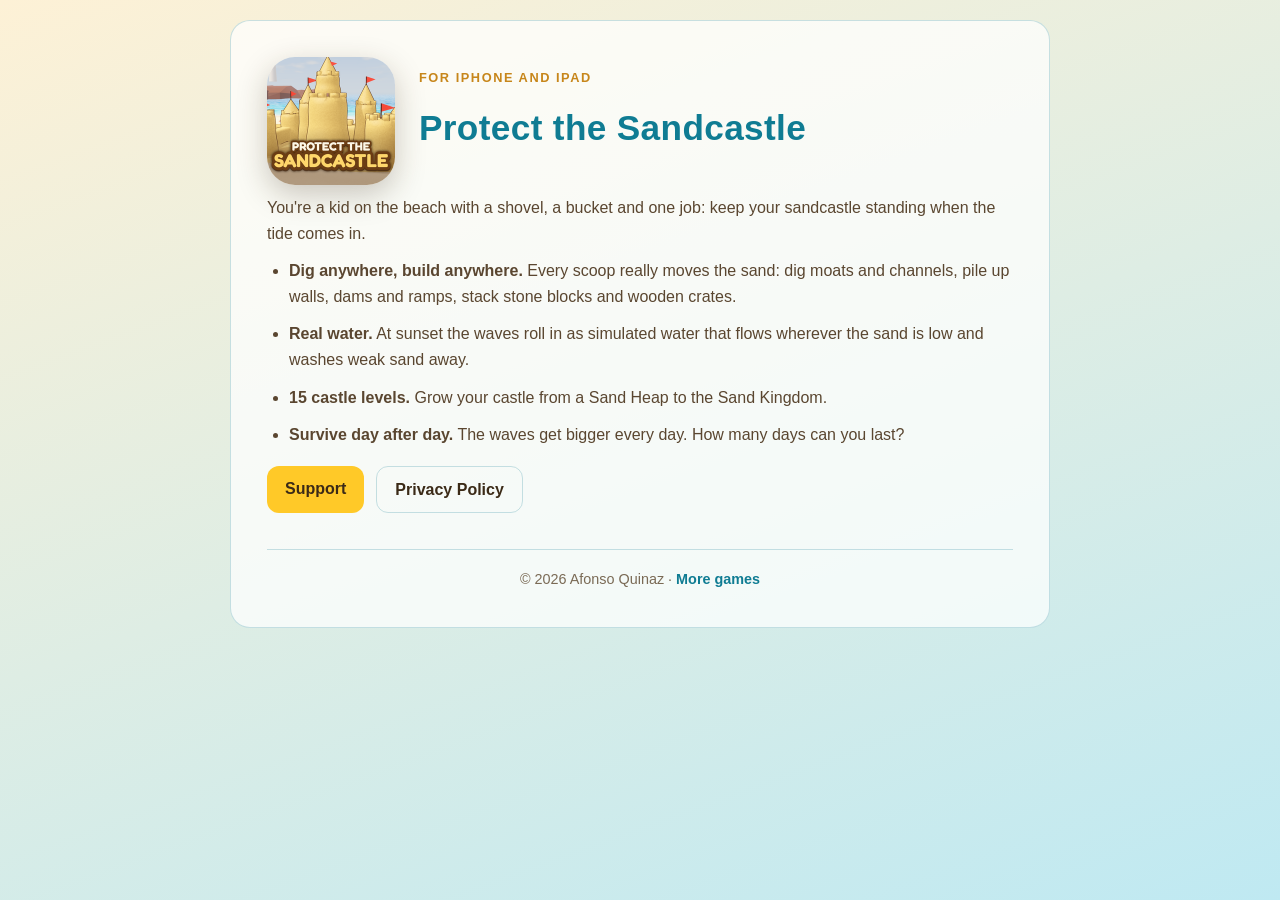
<file: index.html>
<!DOCTYPE html>
<html lang="en"><head><meta charset="UTF-8"><meta name="viewport" content="width=device-width, initial-scale=1.0">
<title>Protect the Sandcastle</title><meta name="description" content="Dig, build and hold back the tide. A calm beach building game for iPhone and iPad.">
<link rel="icon" href="icon.png"><link rel="stylesheet" href="style.css"></head>
<body><div class="container">
<div class="hero"><img src="icon.png" alt="Protect the Sandcastle"><div><p class="tag">For iPhone and iPad</p><h1>Protect the Sandcastle</h1></div></div>
<p>You're a kid on the beach with a shovel, a bucket and one job: keep your sandcastle standing when the tide comes in.</p>
<ul>
<li><b>Dig anywhere, build anywhere.</b> Every scoop really moves the sand: dig moats and channels, pile up walls, dams and ramps, stack stone blocks and wooden crates.</li>
<li><b>Real water.</b> At sunset the waves roll in as simulated water that flows wherever the sand is low and washes weak sand away.</li>
<li><b>15 castle levels.</b> Grow your castle from a Sand Heap to the Sand Kingdom.</li>
<li><b>Survive day after day.</b> The waves get bigger every day. How many days can you last?</li>
</ul>
<div class="links"><a class="btn" href="support.html">Support</a><a class="btn ghost" href="privacy.html">Privacy Policy</a></div>
<footer>© 2026 Afonso Quinaz · <a href="https://afonsoquinaz.github.io/">More games</a></footer>
</div></body></html>
</file>
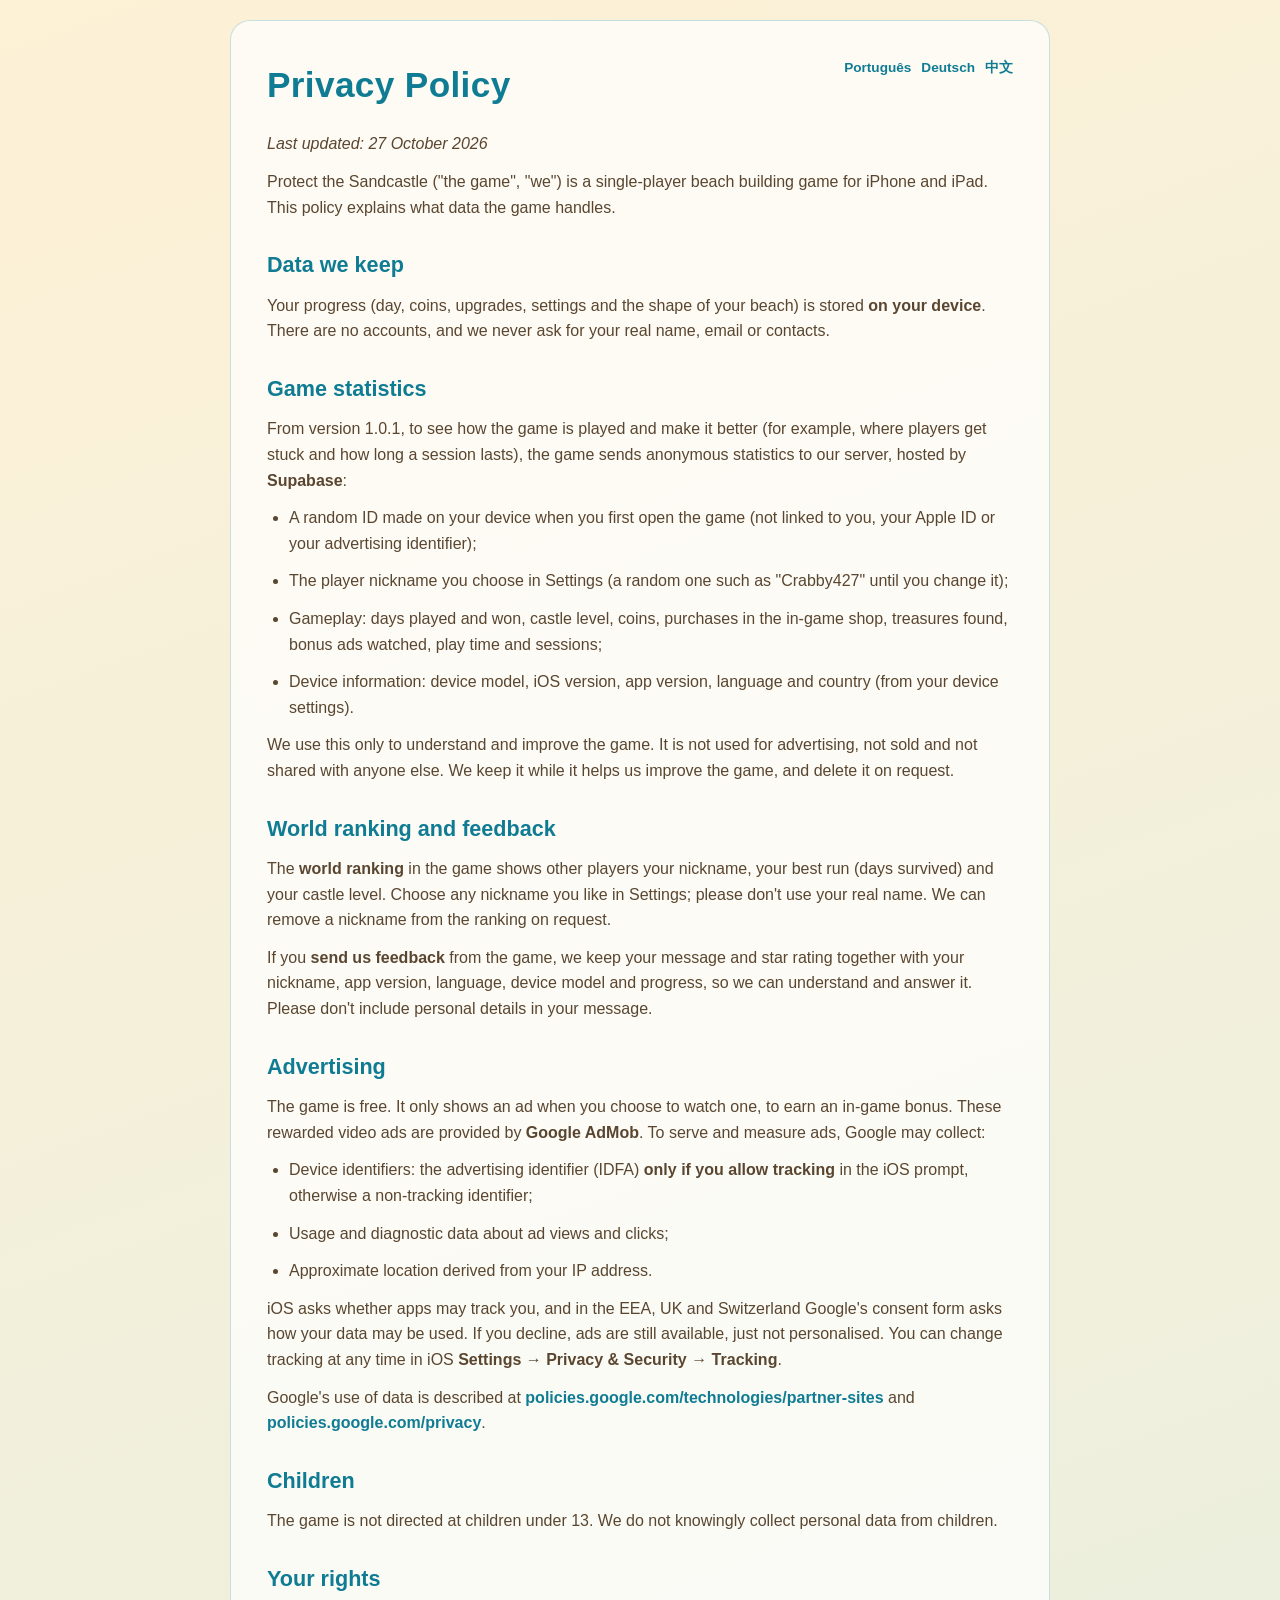
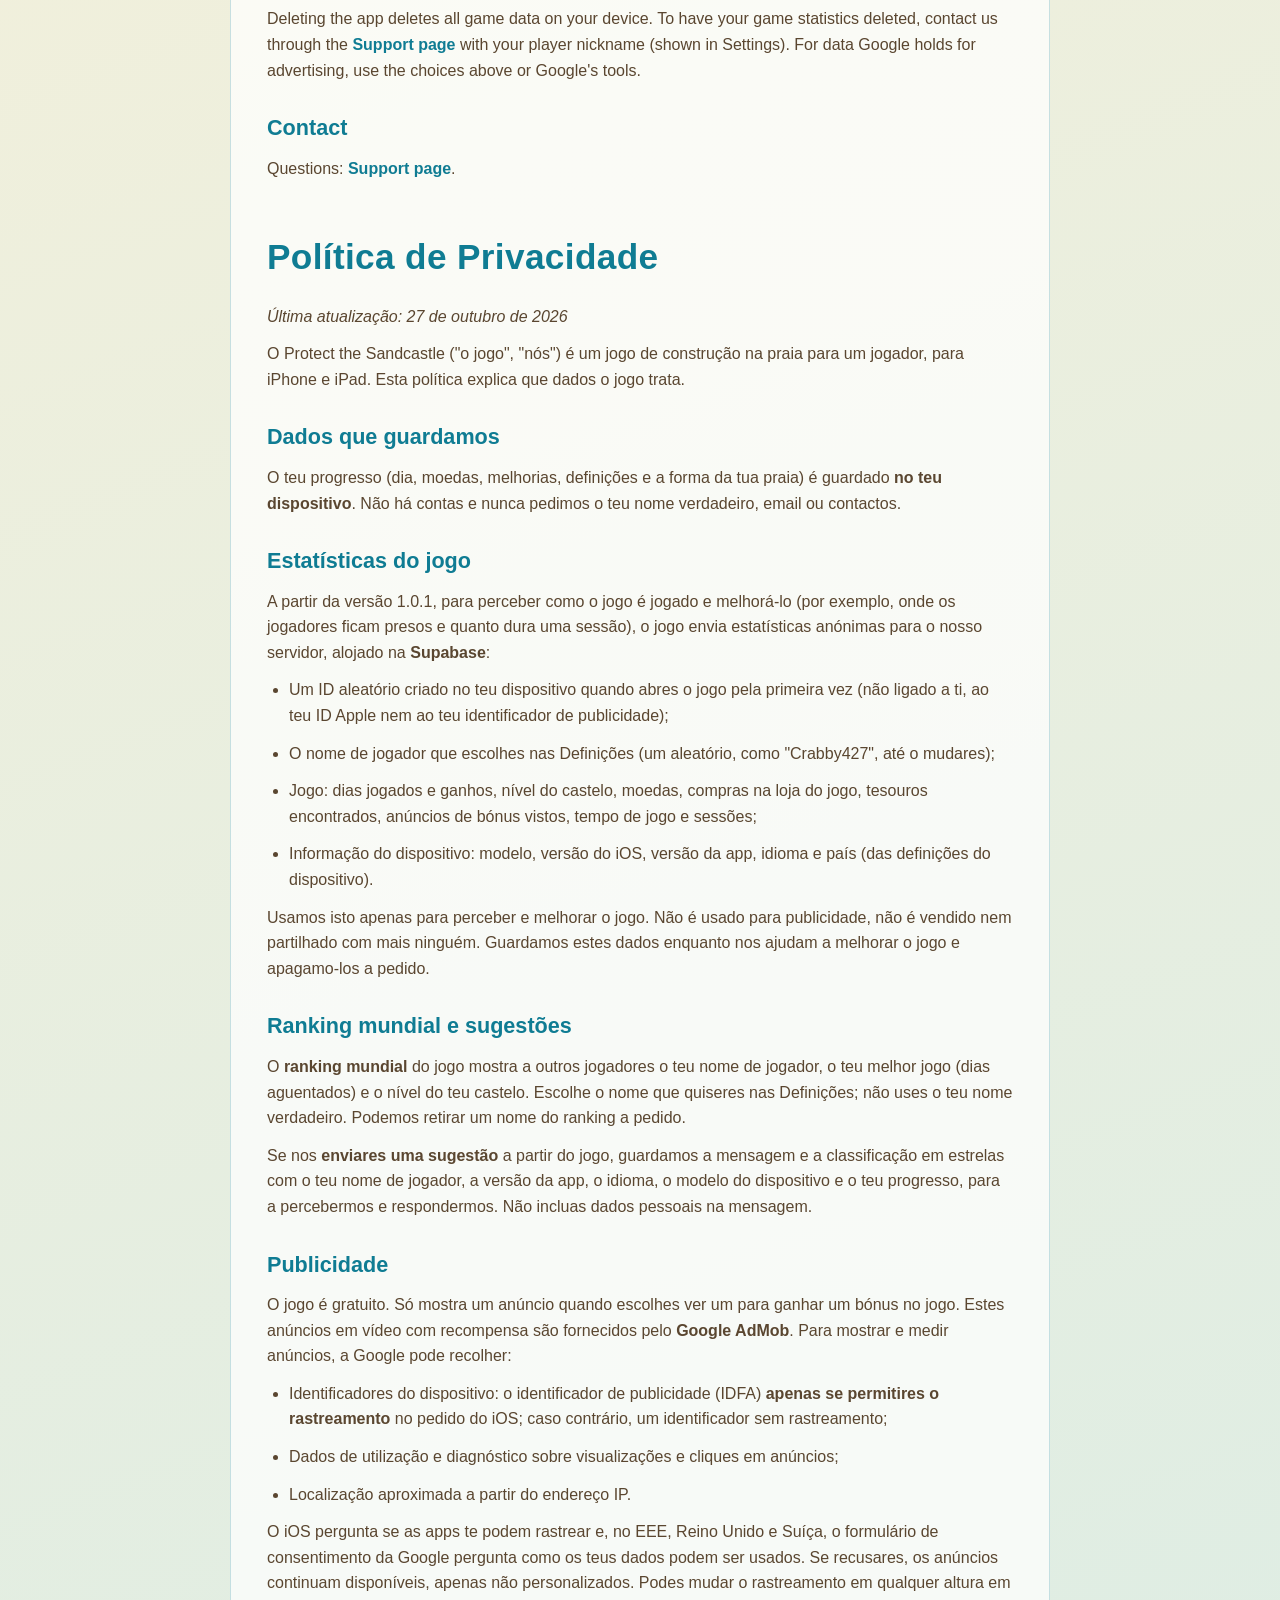
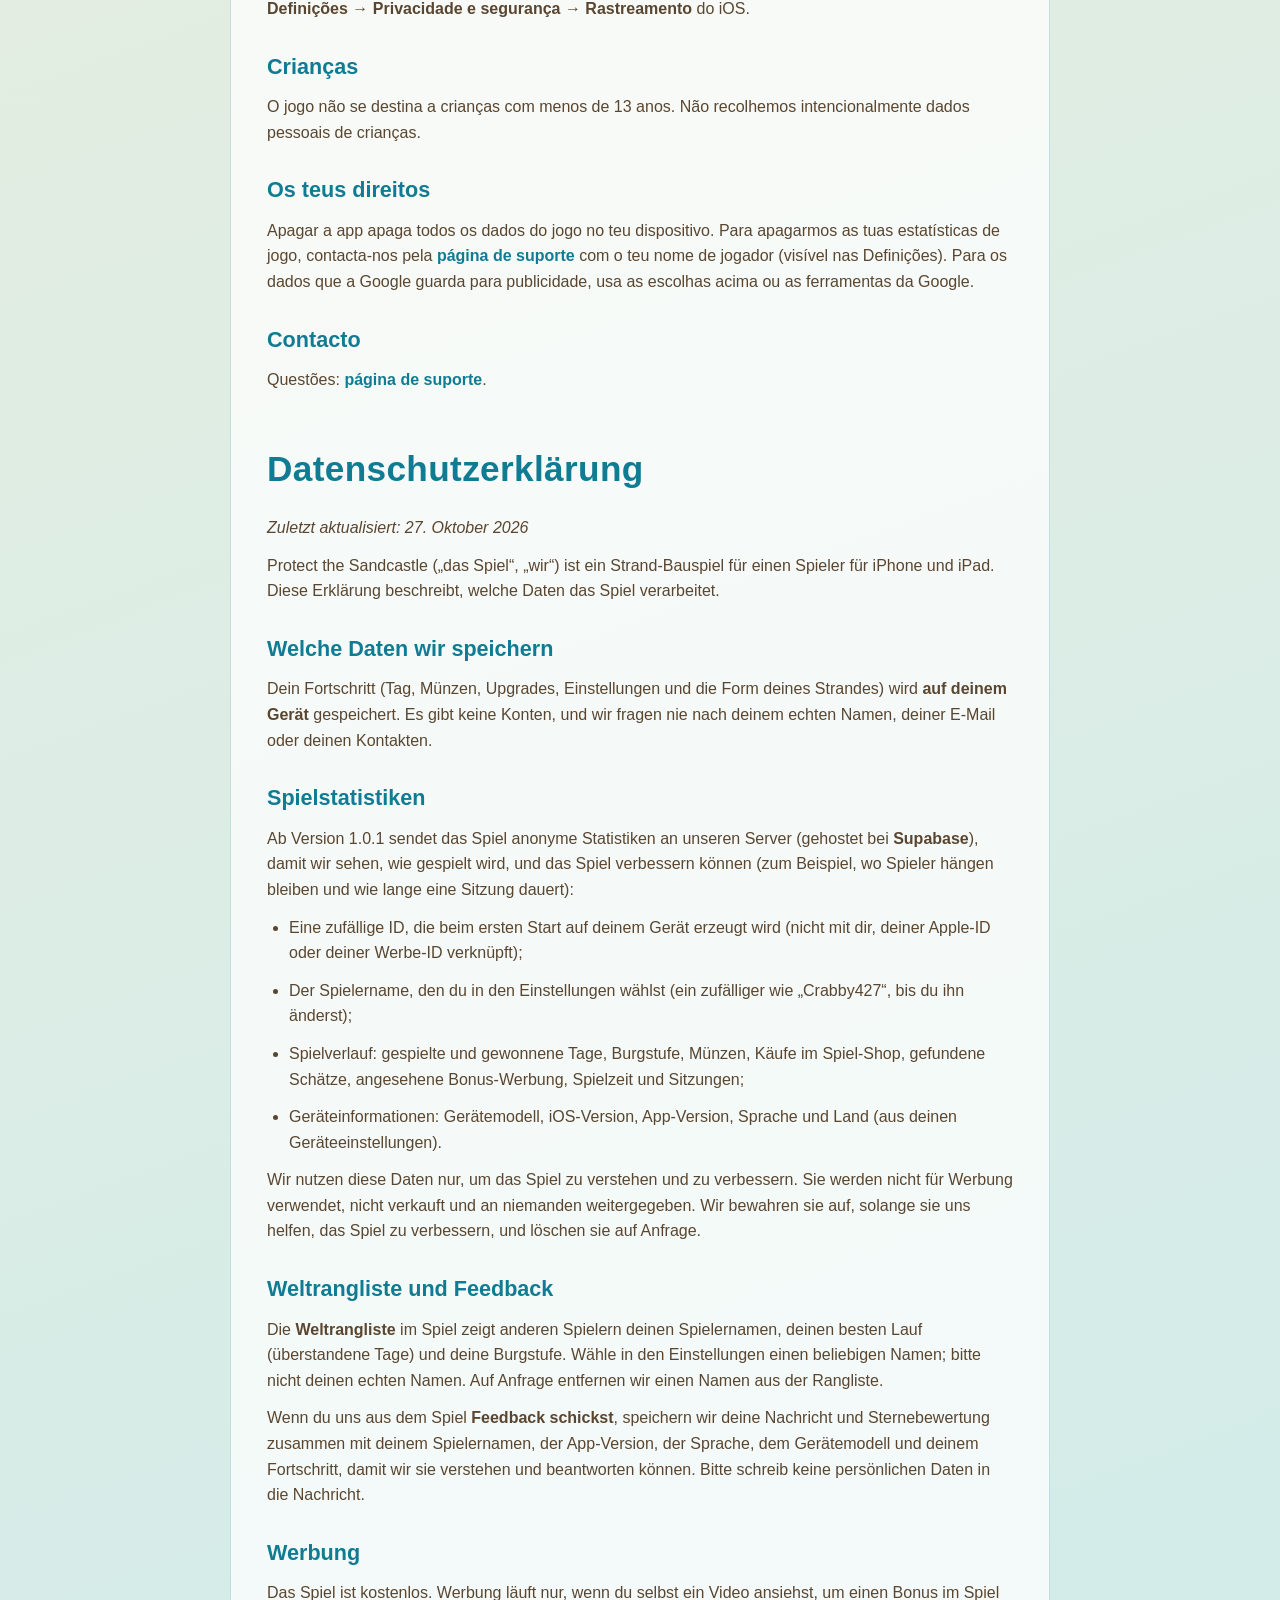
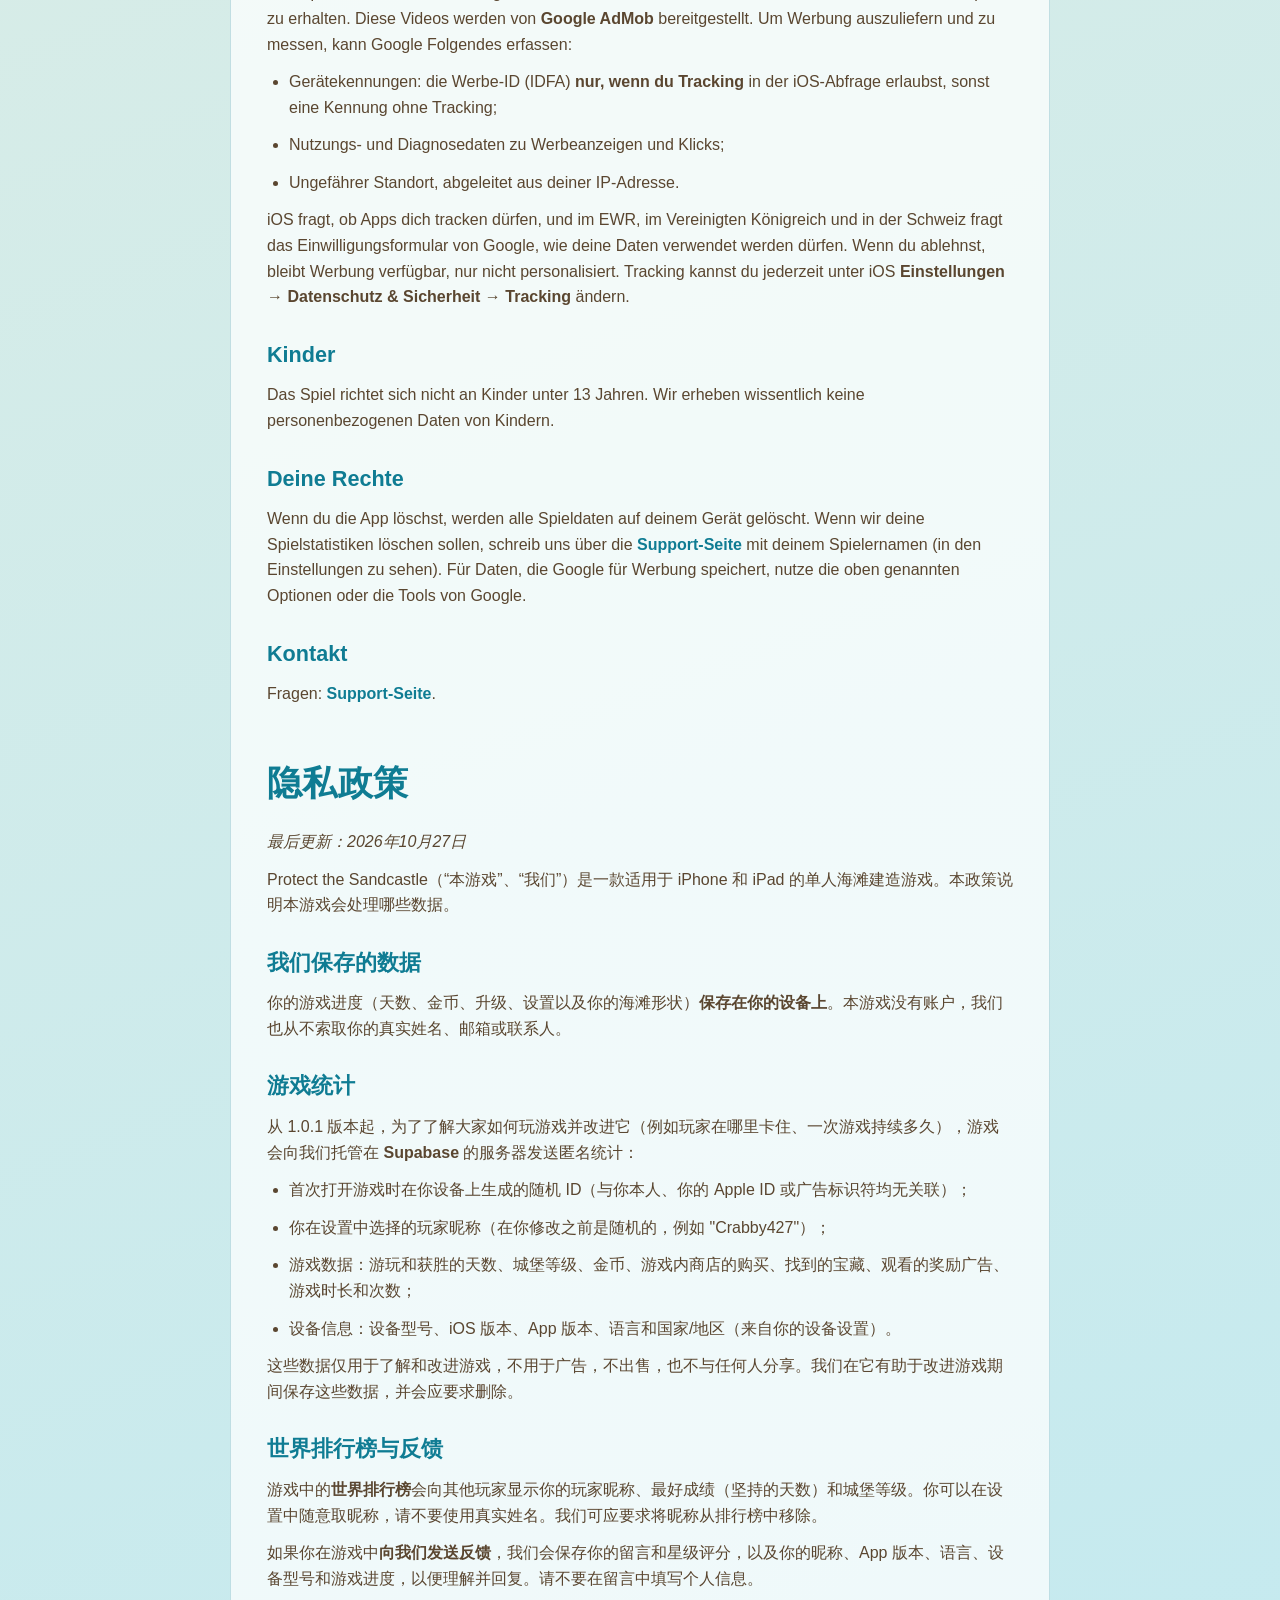
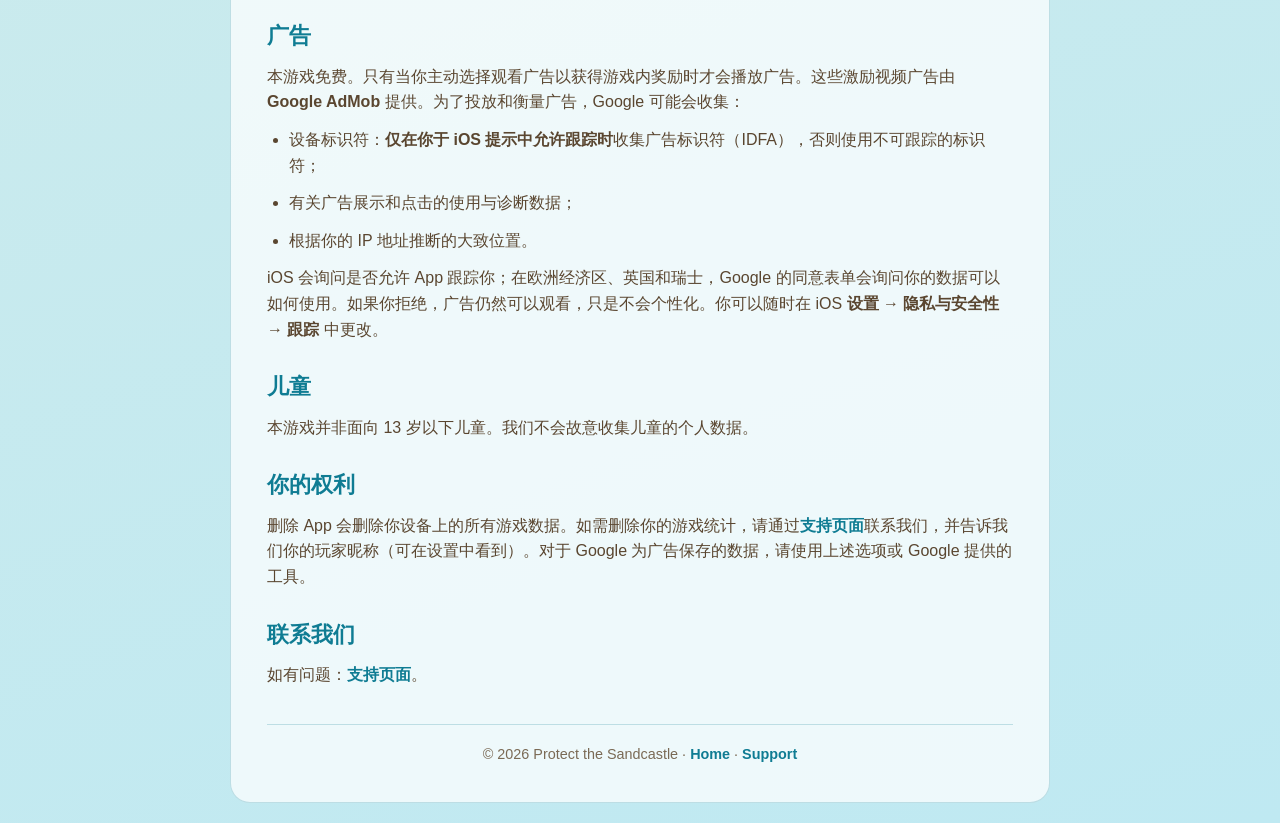
<file: privacy.html>
<!DOCTYPE html>
<html lang="en"><head><meta charset="UTF-8"><meta name="viewport" content="width=device-width, initial-scale=1.0">
<title>Protect the Sandcastle — Privacy Policy</title><link rel="icon" href="icon.png"><link rel="stylesheet" href="style.css"></head>
<body><div class="container">
<a class="lang" href="#zh">中文</a><a class="lang" href="#de">Deutsch</a><a class="lang" href="#pt">Português</a>
<h1>Privacy Policy</h1>
<p><i>Last updated: 27 October 2026</i></p>
<p>Protect the Sandcastle ("the game", "we") is a single-player beach building game for iPhone and iPad. This policy explains what data the game handles.</p>
<h2>Data we keep</h2>
<p>Your progress (day, coins, upgrades, settings and the shape of your beach) is stored <b>on your device</b>. There are no accounts, and we never ask for your real name, email or contacts.</p>
<h2>Game statistics</h2>
<p>From version 1.0.1, to see how the game is played and make it better (for example, where players get stuck and how long a session lasts), the game sends anonymous statistics to our server, hosted by <b>Supabase</b>:</p>
<ul><li>A random ID made on your device when you first open the game (not linked to you, your Apple ID or your advertising identifier);</li><li>The player nickname you choose in Settings (a random one such as "Crabby427" until you change it);</li><li>Gameplay: days played and won, castle level, coins, purchases in the in-game shop, treasures found, bonus ads watched, play time and sessions;</li><li>Device information: device model, iOS version, app version, language and country (from your device settings).</li></ul>
<p>We use this only to understand and improve the game. It is not used for advertising, not sold and not shared with anyone else. We keep it while it helps us improve the game, and delete it on request.</p>
<h2>World ranking and feedback</h2>
<p>The <b>world ranking</b> in the game shows other players your nickname, your best run (days survived) and your castle level. Choose any nickname you like in Settings; please don't use your real name. We can remove a nickname from the ranking on request.</p>
<p>If you <b>send us feedback</b> from the game, we keep your message and star rating together with your nickname, app version, language, device model and progress, so we can understand and answer it. Please don't include personal details in your message.</p>
<h2>Advertising</h2>
<p>The game is free. It only shows an ad when you choose to watch one, to earn an in-game bonus. These rewarded video ads are provided by <b>Google AdMob</b>. To serve and measure ads, Google may collect:</p>
<ul><li>Device identifiers: the advertising identifier (IDFA) <b>only if you allow tracking</b> in the iOS prompt, otherwise a non-tracking identifier;</li><li>Usage and diagnostic data about ad views and clicks;</li><li>Approximate location derived from your IP address.</li></ul>
<p>iOS asks whether apps may track you, and in the EEA, UK and Switzerland Google's consent form asks how your data may be used. If you decline, ads are still available, just not personalised. You can change tracking at any time in iOS <b>Settings → Privacy &amp; Security → Tracking</b>.</p>
<p>Google's use of data is described at <a href="https://policies.google.com/technologies/partner-sites">policies.google.com/technologies/partner-sites</a> and <a href="https://policies.google.com/privacy">policies.google.com/privacy</a>.</p>
<h2>Children</h2>
<p>The game is not directed at children under 13. We do not knowingly collect personal data from children.</p>
<h2>Your rights</h2>
<p>Deleting the app deletes all game data on your device. To have your game statistics deleted, contact us through the <a href="support.html">Support page</a> with your player nickname (shown in Settings). For data Google holds for advertising, use the choices above or Google's tools.</p>
<h2>Contact</h2>
<p>Questions: <a href="support.html">Support page</a>.</p>

<h1 id="pt" style="margin-top:48px">Política de Privacidade</h1>
<p><i>Última atualização: 27 de outubro de 2026</i></p>
<p>O Protect the Sandcastle ("o jogo", "nós") é um jogo de construção na praia para um jogador, para iPhone e iPad. Esta política explica que dados o jogo trata.</p>
<h2>Dados que guardamos</h2>
<p>O teu progresso (dia, moedas, melhorias, definições e a forma da tua praia) é guardado <b>no teu dispositivo</b>. Não há contas e nunca pedimos o teu nome verdadeiro, email ou contactos.</p>
<h2>Estatísticas do jogo</h2>
<p>A partir da versão 1.0.1, para perceber como o jogo é jogado e melhorá-lo (por exemplo, onde os jogadores ficam presos e quanto dura uma sessão), o jogo envia estatísticas anónimas para o nosso servidor, alojado na <b>Supabase</b>:</p>
<ul><li>Um ID aleatório criado no teu dispositivo quando abres o jogo pela primeira vez (não ligado a ti, ao teu ID Apple nem ao teu identificador de publicidade);</li><li>O nome de jogador que escolhes nas Definições (um aleatório, como "Crabby427", até o mudares);</li><li>Jogo: dias jogados e ganhos, nível do castelo, moedas, compras na loja do jogo, tesouros encontrados, anúncios de bónus vistos, tempo de jogo e sessões;</li><li>Informação do dispositivo: modelo, versão do iOS, versão da app, idioma e país (das definições do dispositivo).</li></ul>
<p>Usamos isto apenas para perceber e melhorar o jogo. Não é usado para publicidade, não é vendido nem partilhado com mais ninguém. Guardamos estes dados enquanto nos ajudam a melhorar o jogo e apagamo-los a pedido.</p>
<h2>Ranking mundial e sugestões</h2>
<p>O <b>ranking mundial</b> do jogo mostra a outros jogadores o teu nome de jogador, o teu melhor jogo (dias aguentados) e o nível do teu castelo. Escolhe o nome que quiseres nas Definições; não uses o teu nome verdadeiro. Podemos retirar um nome do ranking a pedido.</p>
<p>Se nos <b>enviares uma sugestão</b> a partir do jogo, guardamos a mensagem e a classificação em estrelas com o teu nome de jogador, a versão da app, o idioma, o modelo do dispositivo e o teu progresso, para a percebermos e respondermos. Não incluas dados pessoais na mensagem.</p>
<h2>Publicidade</h2>
<p>O jogo é gratuito. Só mostra um anúncio quando escolhes ver um para ganhar um bónus no jogo. Estes anúncios em vídeo com recompensa são fornecidos pelo <b>Google AdMob</b>. Para mostrar e medir anúncios, a Google pode recolher:</p>
<ul><li>Identificadores do dispositivo: o identificador de publicidade (IDFA) <b>apenas se permitires o rastreamento</b> no pedido do iOS; caso contrário, um identificador sem rastreamento;</li><li>Dados de utilização e diagnóstico sobre visualizações e cliques em anúncios;</li><li>Localização aproximada a partir do endereço IP.</li></ul>
<p>O iOS pergunta se as apps te podem rastrear e, no EEE, Reino Unido e Suíça, o formulário de consentimento da Google pergunta como os teus dados podem ser usados. Se recusares, os anúncios continuam disponíveis, apenas não personalizados. Podes mudar o rastreamento em qualquer altura em <b>Definições → Privacidade e segurança → Rastreamento</b> do iOS.</p>
<h2>Crianças</h2>
<p>O jogo não se destina a crianças com menos de 13 anos. Não recolhemos intencionalmente dados pessoais de crianças.</p>
<h2>Os teus direitos</h2>
<p>Apagar a app apaga todos os dados do jogo no teu dispositivo. Para apagarmos as tuas estatísticas de jogo, contacta-nos pela <a href="support.html">página de suporte</a> com o teu nome de jogador (visível nas Definições). Para os dados que a Google guarda para publicidade, usa as escolhas acima ou as ferramentas da Google.</p>
<h2>Contacto</h2>
<p>Questões: <a href="support.html">página de suporte</a>.</p>

<h1 id="de" style="margin-top:48px">Datenschutzerklärung</h1>
<p><i>Zuletzt aktualisiert: 27. Oktober 2026</i></p>
<p>Protect the Sandcastle („das Spiel“, „wir“) ist ein Strand-Bauspiel für einen Spieler für iPhone und iPad. Diese Erklärung beschreibt, welche Daten das Spiel verarbeitet.</p>
<h2>Welche Daten wir speichern</h2>
<p>Dein Fortschritt (Tag, Münzen, Upgrades, Einstellungen und die Form deines Strandes) wird <b>auf deinem Gerät</b> gespeichert. Es gibt keine Konten, und wir fragen nie nach deinem echten Namen, deiner E-Mail oder deinen Kontakten.</p>
<h2>Spielstatistiken</h2>
<p>Ab Version 1.0.1 sendet das Spiel anonyme Statistiken an unseren Server (gehostet bei <b>Supabase</b>), damit wir sehen, wie gespielt wird, und das Spiel verbessern können (zum Beispiel, wo Spieler hängen bleiben und wie lange eine Sitzung dauert):</p>
<ul><li>Eine zufällige ID, die beim ersten Start auf deinem Gerät erzeugt wird (nicht mit dir, deiner Apple-ID oder deiner Werbe-ID verknüpft);</li><li>Der Spielername, den du in den Einstellungen wählst (ein zufälliger wie „Crabby427“, bis du ihn änderst);</li><li>Spielverlauf: gespielte und gewonnene Tage, Burgstufe, Münzen, Käufe im Spiel-Shop, gefundene Schätze, angesehene Bonus-Werbung, Spielzeit und Sitzungen;</li><li>Geräteinformationen: Gerätemodell, iOS-Version, App-Version, Sprache und Land (aus deinen Geräteeinstellungen).</li></ul>
<p>Wir nutzen diese Daten nur, um das Spiel zu verstehen und zu verbessern. Sie werden nicht für Werbung verwendet, nicht verkauft und an niemanden weitergegeben. Wir bewahren sie auf, solange sie uns helfen, das Spiel zu verbessern, und löschen sie auf Anfrage.</p>
<h2>Weltrangliste und Feedback</h2>
<p>Die <b>Weltrangliste</b> im Spiel zeigt anderen Spielern deinen Spielernamen, deinen besten Lauf (überstandene Tage) und deine Burgstufe. Wähle in den Einstellungen einen beliebigen Namen; bitte nicht deinen echten Namen. Auf Anfrage entfernen wir einen Namen aus der Rangliste.</p>
<p>Wenn du uns aus dem Spiel <b>Feedback schickst</b>, speichern wir deine Nachricht und Sternebewertung zusammen mit deinem Spielernamen, der App-Version, der Sprache, dem Gerätemodell und deinem Fortschritt, damit wir sie verstehen und beantworten können. Bitte schreib keine persönlichen Daten in die Nachricht.</p>
<h2>Werbung</h2>
<p>Das Spiel ist kostenlos. Werbung läuft nur, wenn du selbst ein Video ansiehst, um einen Bonus im Spiel zu erhalten. Diese Videos werden von <b>Google AdMob</b> bereitgestellt. Um Werbung auszuliefern und zu messen, kann Google Folgendes erfassen:</p>
<ul><li>Gerätekennungen: die Werbe-ID (IDFA) <b>nur, wenn du Tracking</b> in der iOS-Abfrage erlaubst, sonst eine Kennung ohne Tracking;</li><li>Nutzungs- und Diagnosedaten zu Werbeanzeigen und Klicks;</li><li>Ungefährer Standort, abgeleitet aus deiner IP-Adresse.</li></ul>
<p>iOS fragt, ob Apps dich tracken dürfen, und im EWR, im Vereinigten Königreich und in der Schweiz fragt das Einwilligungsformular von Google, wie deine Daten verwendet werden dürfen. Wenn du ablehnst, bleibt Werbung verfügbar, nur nicht personalisiert. Tracking kannst du jederzeit unter iOS <b>Einstellungen → Datenschutz &amp; Sicherheit → Tracking</b> ändern.</p>
<h2>Kinder</h2>
<p>Das Spiel richtet sich nicht an Kinder unter 13 Jahren. Wir erheben wissentlich keine personenbezogenen Daten von Kindern.</p>
<h2>Deine Rechte</h2>
<p>Wenn du die App löschst, werden alle Spieldaten auf deinem Gerät gelöscht. Wenn wir deine Spielstatistiken löschen sollen, schreib uns über die <a href="support.html">Support-Seite</a> mit deinem Spielernamen (in den Einstellungen zu sehen). Für Daten, die Google für Werbung speichert, nutze die oben genannten Optionen oder die Tools von Google.</p>
<h2>Kontakt</h2>
<p>Fragen: <a href="support.html">Support-Seite</a>.</p>

<h1 id="zh" style="margin-top:48px">隐私政策</h1>
<p><i>最后更新：2026年10月27日</i></p>
<p>Protect the Sandcastle（“本游戏”、“我们”）是一款适用于 iPhone 和 iPad 的单人海滩建造游戏。本政策说明本游戏会处理哪些数据。</p>
<h2>我们保存的数据</h2>
<p>你的游戏进度（天数、金币、升级、设置以及你的海滩形状）<b>保存在你的设备上</b>。本游戏没有账户，我们也从不索取你的真实姓名、邮箱或联系人。</p>
<h2>游戏统计</h2>
<p>从 1.0.1 版本起，为了了解大家如何玩游戏并改进它（例如玩家在哪里卡住、一次游戏持续多久），游戏会向我们托管在 <b>Supabase</b> 的服务器发送匿名统计：</p>
<ul><li>首次打开游戏时在你设备上生成的随机 ID（与你本人、你的 Apple ID 或广告标识符均无关联）；</li><li>你在设置中选择的玩家昵称（在你修改之前是随机的，例如 "Crabby427"）；</li><li>游戏数据：游玩和获胜的天数、城堡等级、金币、游戏内商店的购买、找到的宝藏、观看的奖励广告、游戏时长和次数；</li><li>设备信息：设备型号、iOS 版本、App 版本、语言和国家/地区（来自你的设备设置）。</li></ul>
<p>这些数据仅用于了解和改进游戏，不用于广告，不出售，也不与任何人分享。我们在它有助于改进游戏期间保存这些数据，并会应要求删除。</p>
<h2>世界排行榜与反馈</h2>
<p>游戏中的<b>世界排行榜</b>会向其他玩家显示你的玩家昵称、最好成绩（坚持的天数）和城堡等级。你可以在设置中随意取昵称，请不要使用真实姓名。我们可应要求将昵称从排行榜中移除。</p>
<p>如果你在游戏中<b>向我们发送反馈</b>，我们会保存你的留言和星级评分，以及你的昵称、App 版本、语言、设备型号和游戏进度，以便理解并回复。请不要在留言中填写个人信息。</p>
<h2>广告</h2>
<p>本游戏免费。只有当你主动选择观看广告以获得游戏内奖励时才会播放广告。这些激励视频广告由 <b>Google AdMob</b> 提供。为了投放和衡量广告，Google 可能会收集：</p>
<ul><li>设备标识符：<b>仅在你于 iOS 提示中允许跟踪时</b>收集广告标识符（IDFA），否则使用不可跟踪的标识符；</li><li>有关广告展示和点击的使用与诊断数据；</li><li>根据你的 IP 地址推断的大致位置。</li></ul>
<p>iOS 会询问是否允许 App 跟踪你；在欧洲经济区、英国和瑞士，Google 的同意表单会询问你的数据可以如何使用。如果你拒绝，广告仍然可以观看，只是不会个性化。你可以随时在 iOS <b>设置 → 隐私与安全性 → 跟踪</b> 中更改。</p>
<h2>儿童</h2>
<p>本游戏并非面向 13 岁以下儿童。我们不会故意收集儿童的个人数据。</p>
<h2>你的权利</h2>
<p>删除 App 会删除你设备上的所有游戏数据。如需删除你的游戏统计，请通过<a href="support.html">支持页面</a>联系我们，并告诉我们你的玩家昵称（可在设置中看到）。对于 Google 为广告保存的数据，请使用上述选项或 Google 提供的工具。</p>
<h2>联系我们</h2>
<p>如有问题：<a href="support.html">支持页面</a>。</p>
<footer>© 2026 Protect the Sandcastle · <a href="index.html">Home</a> · <a href="support.html">Support</a></footer>
</div></body></html>
</file>
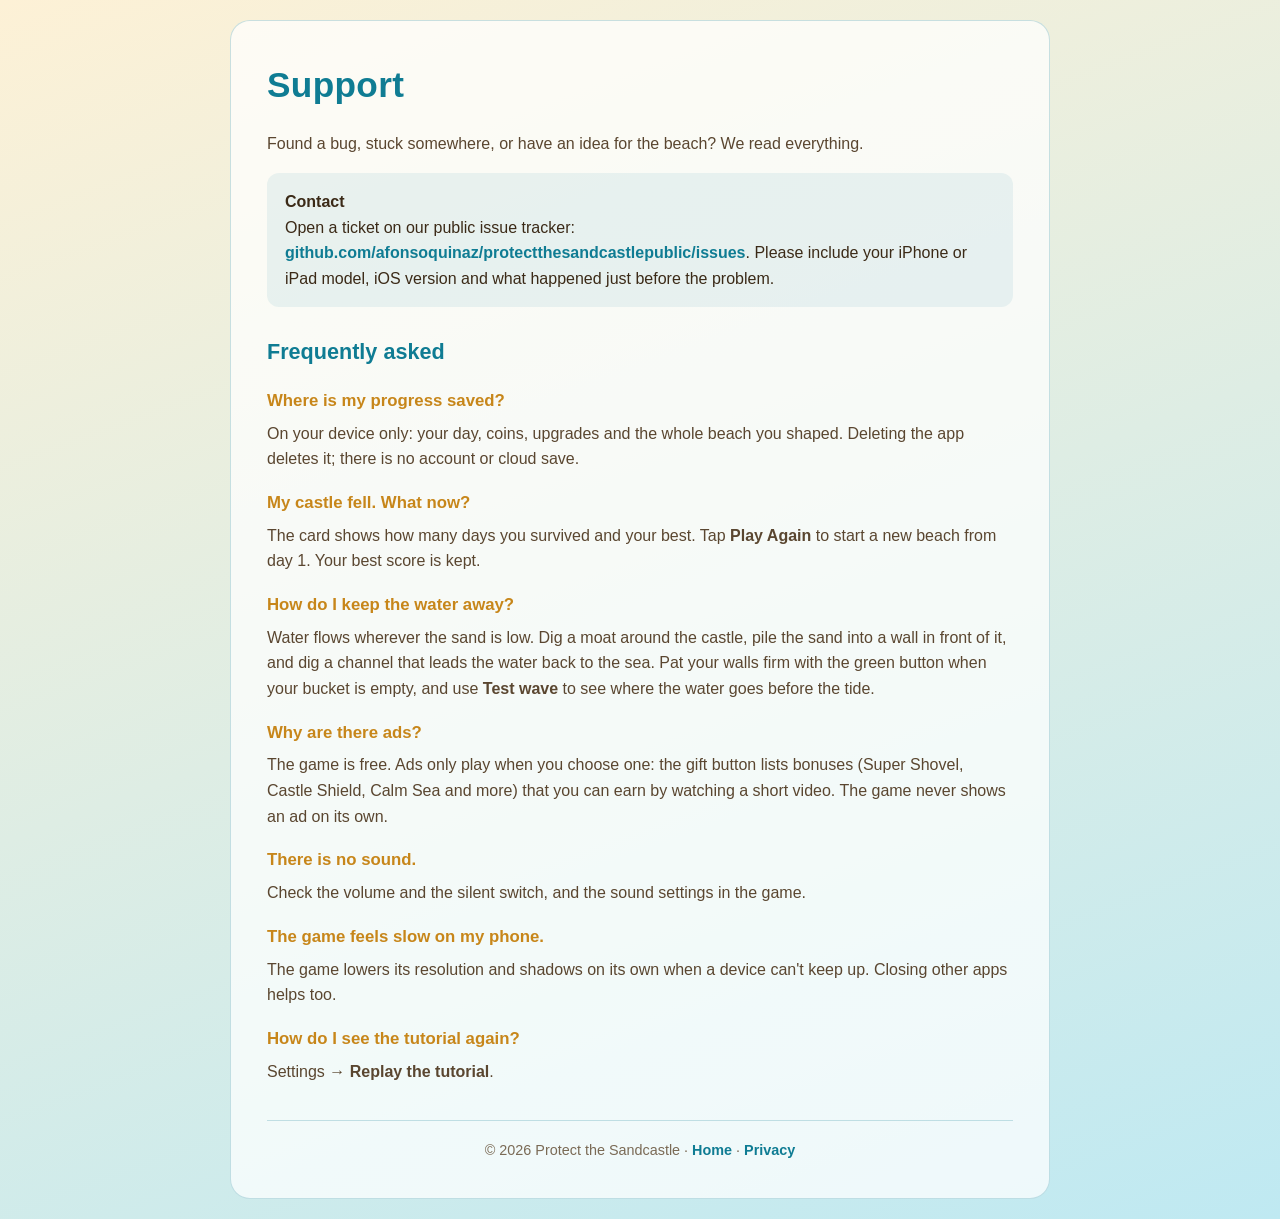
<file: support.html>
<!DOCTYPE html>
<html lang="en"><head><meta charset="UTF-8"><meta name="viewport" content="width=device-width, initial-scale=1.0">
<title>Protect the Sandcastle — Support</title><link rel="icon" href="icon.png"><link rel="stylesheet" href="style.css"></head>
<body><div class="container">
<h1>Support</h1>
<p>Found a bug, stuck somewhere, or have an idea for the beach? We read everything.</p>
<div class="box"><b>Contact</b><br>Open a ticket on our public issue tracker: <a href="https://github.com/afonsoquinaz/protectthesandcastlepublic/issues">github.com/afonsoquinaz/protectthesandcastlepublic/issues</a>. Please include your iPhone or iPad model, iOS version and what happened just before the problem.</div>
<h2>Frequently asked</h2>
<h3>Where is my progress saved?</h3>
<p>On your device only: your day, coins, upgrades and the whole beach you shaped. Deleting the app deletes it; there is no account or cloud save.</p>
<h3>My castle fell. What now?</h3>
<p>The card shows how many days you survived and your best. Tap <b>Play Again</b> to start a new beach from day 1. Your best score is kept.</p>
<h3>How do I keep the water away?</h3>
<p>Water flows wherever the sand is low. Dig a moat around the castle, pile the sand into a wall in front of it, and dig a channel that leads the water back to the sea. Pat your walls firm with the green button when your bucket is empty, and use <b>Test wave</b> to see where the water goes before the tide.</p>
<h3>Why are there ads?</h3>
<p>The game is free. Ads only play when you choose one: the gift button lists bonuses (Super Shovel, Castle Shield, Calm Sea and more) that you can earn by watching a short video. The game never shows an ad on its own.</p>
<h3>There is no sound.</h3>
<p>Check the volume and the silent switch, and the sound settings in the game.</p>
<h3>The game feels slow on my phone.</h3>
<p>The game lowers its resolution and shadows on its own when a device can't keep up. Closing other apps helps too.</p>
<h3>How do I see the tutorial again?</h3>
<p>Settings → <b>Replay the tutorial</b>.</p>
<footer>© 2026 Protect the Sandcastle · <a href="index.html">Home</a> · <a href="privacy.html">Privacy</a></footer>
</div></body></html>
</file>
<file: style.css>
* { margin: 0; padding: 0; box-sizing: border-box; }
:root { --bg1: #fdf1d6; --bg2: #bfe9f2; --ink: #3b2a17; --soft: #5a4630; --acc: #0f7c93; --gold: #c7861a; --card: rgba(255,255,255,.72); --edge: rgba(15,124,147,.22); }
body { font-family: -apple-system, BlinkMacSystemFont, 'Segoe UI', Roboto, Ubuntu, sans-serif; background: linear-gradient(160deg, var(--bg1), var(--bg2)); color: var(--ink); line-height: 1.6; padding: 20px; min-height: 100vh; }
.container { max-width: 820px; margin: 0 auto; background: var(--card); border: 1px solid var(--edge); border-radius: 20px; padding: 36px; }
@media (max-width: 600px) { .container { padding: 22px; } }
h1 { color: var(--acc); font-size: 2.2em; letter-spacing: .01em; margin-bottom: 18px; }
h2 { color: var(--acc); font-size: 1.35em; margin: 28px 0 10px; }
h3 { color: var(--gold); font-size: 1.05em; margin: 18px 0 6px; }
p, li { color: var(--soft); margin-bottom: 12px; }
ul { margin-left: 22px; }
a { color: var(--acc); text-decoration: none; font-weight: 600; } a:hover { text-decoration: underline; }
.hero { display: flex; gap: 24px; align-items: center; flex-wrap: wrap; margin-bottom: 10px; }
.hero img { width: 128px; height: 128px; border-radius: 28px; box-shadow: 0 10px 30px rgba(59,42,23,.25); }
.tag { color: var(--gold); font-weight: 800; letter-spacing: .12em; font-size: .8em; text-transform: uppercase; }
.box { background: rgba(15,124,147,.08); border-radius: 12px; padding: 16px 18px; margin: 16px 0; }
.links { display: flex; gap: 12px; flex-wrap: wrap; margin-top: 18px; }
.btn { display: inline-block; padding: 10px 18px; border-radius: 12px; background: #ffc928; color: #3b2a17; font-weight: 800; }
.btn.ghost { background: transparent; border: 1px solid var(--edge); color: var(--ink); }
footer { text-align: center; margin-top: 36px; padding-top: 18px; border-top: 1px solid var(--edge); color: #7a6a55; font-size: .9em; }
.lang { float: right; font-size: .85em; margin-left: 10px; }
</file>
